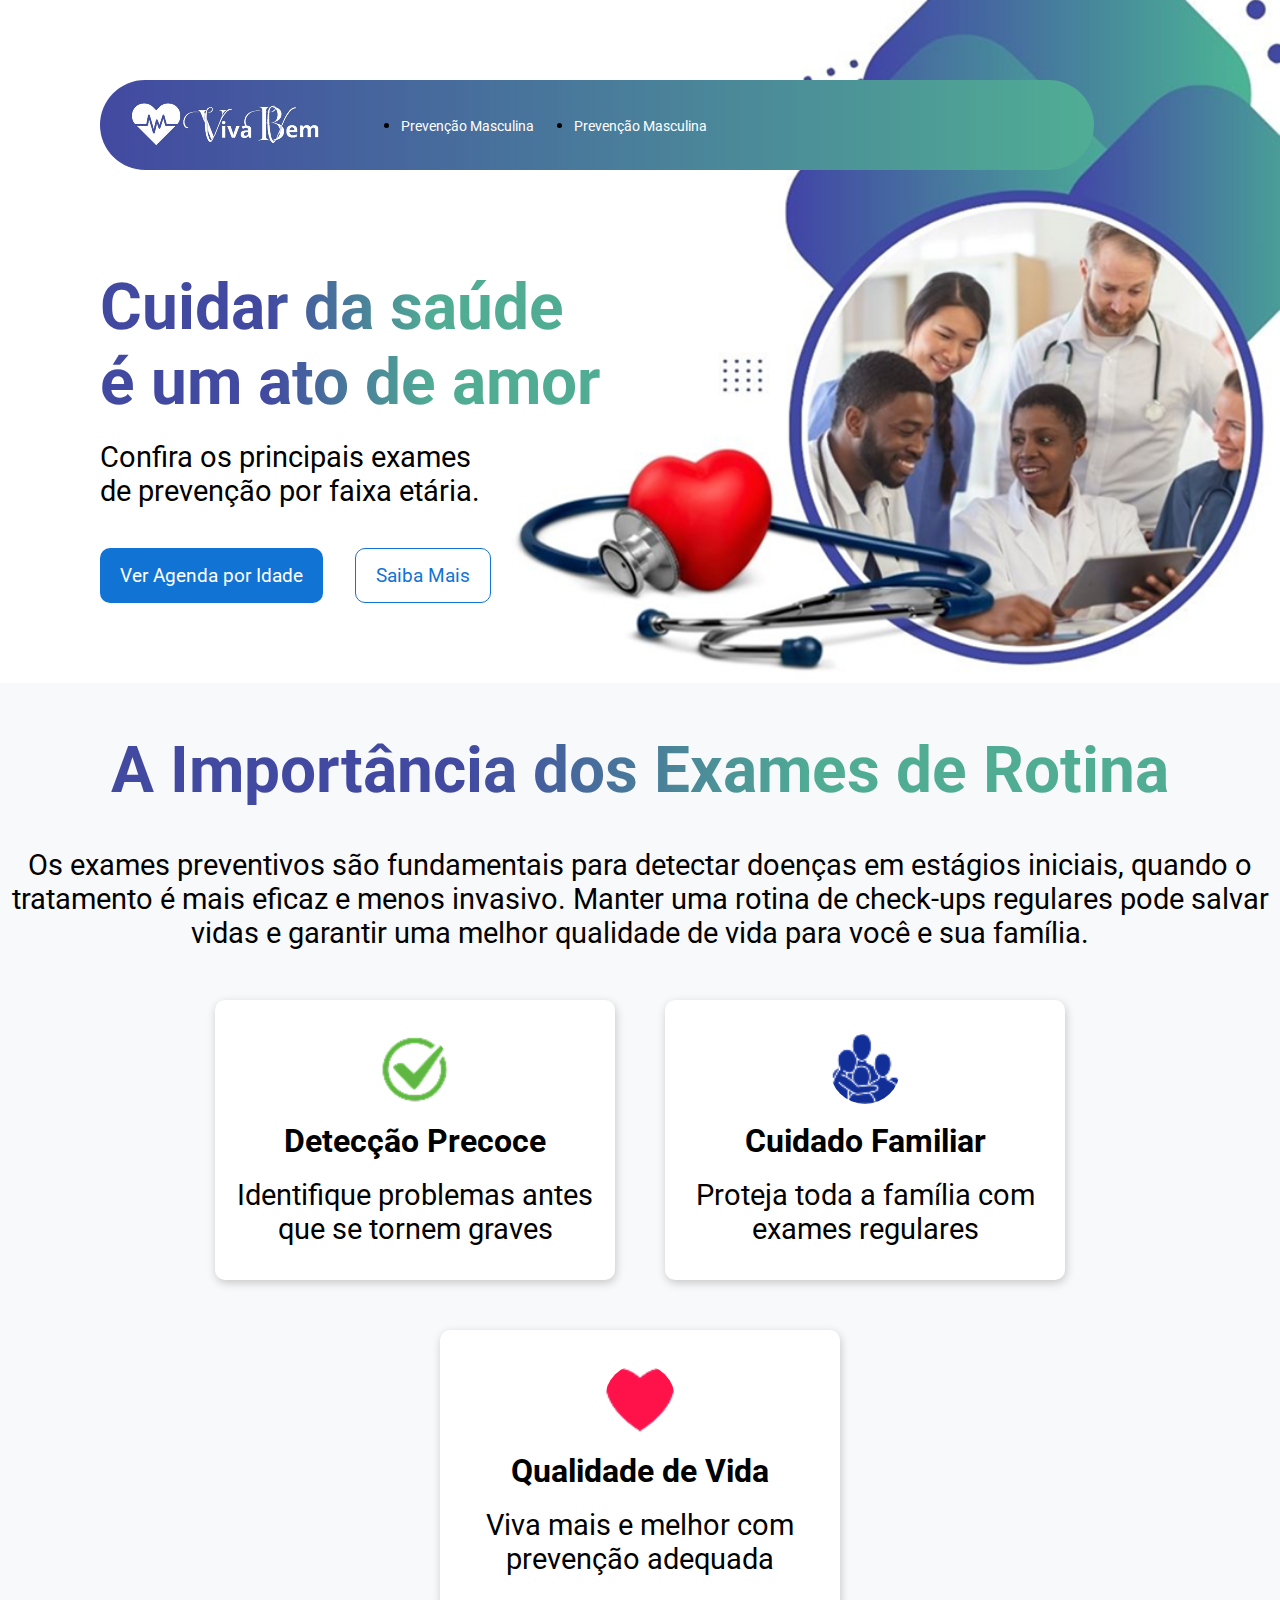
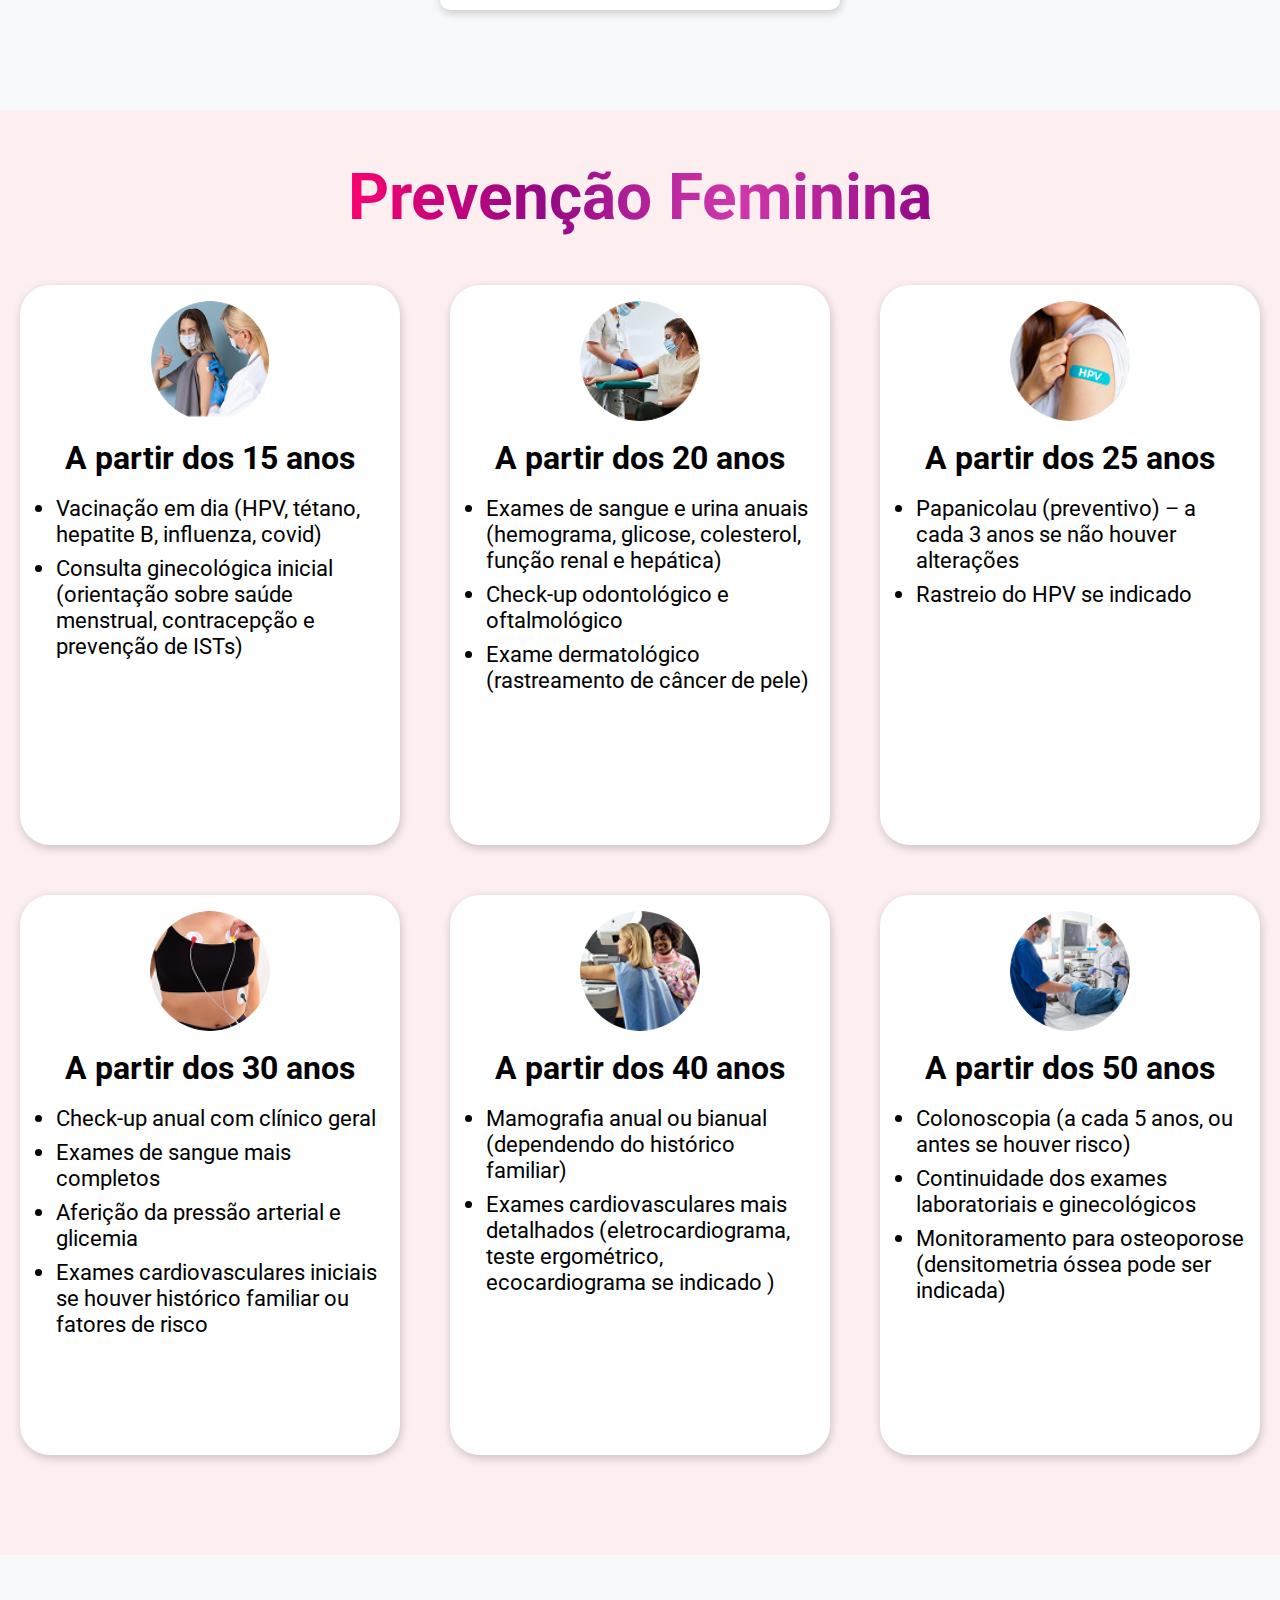
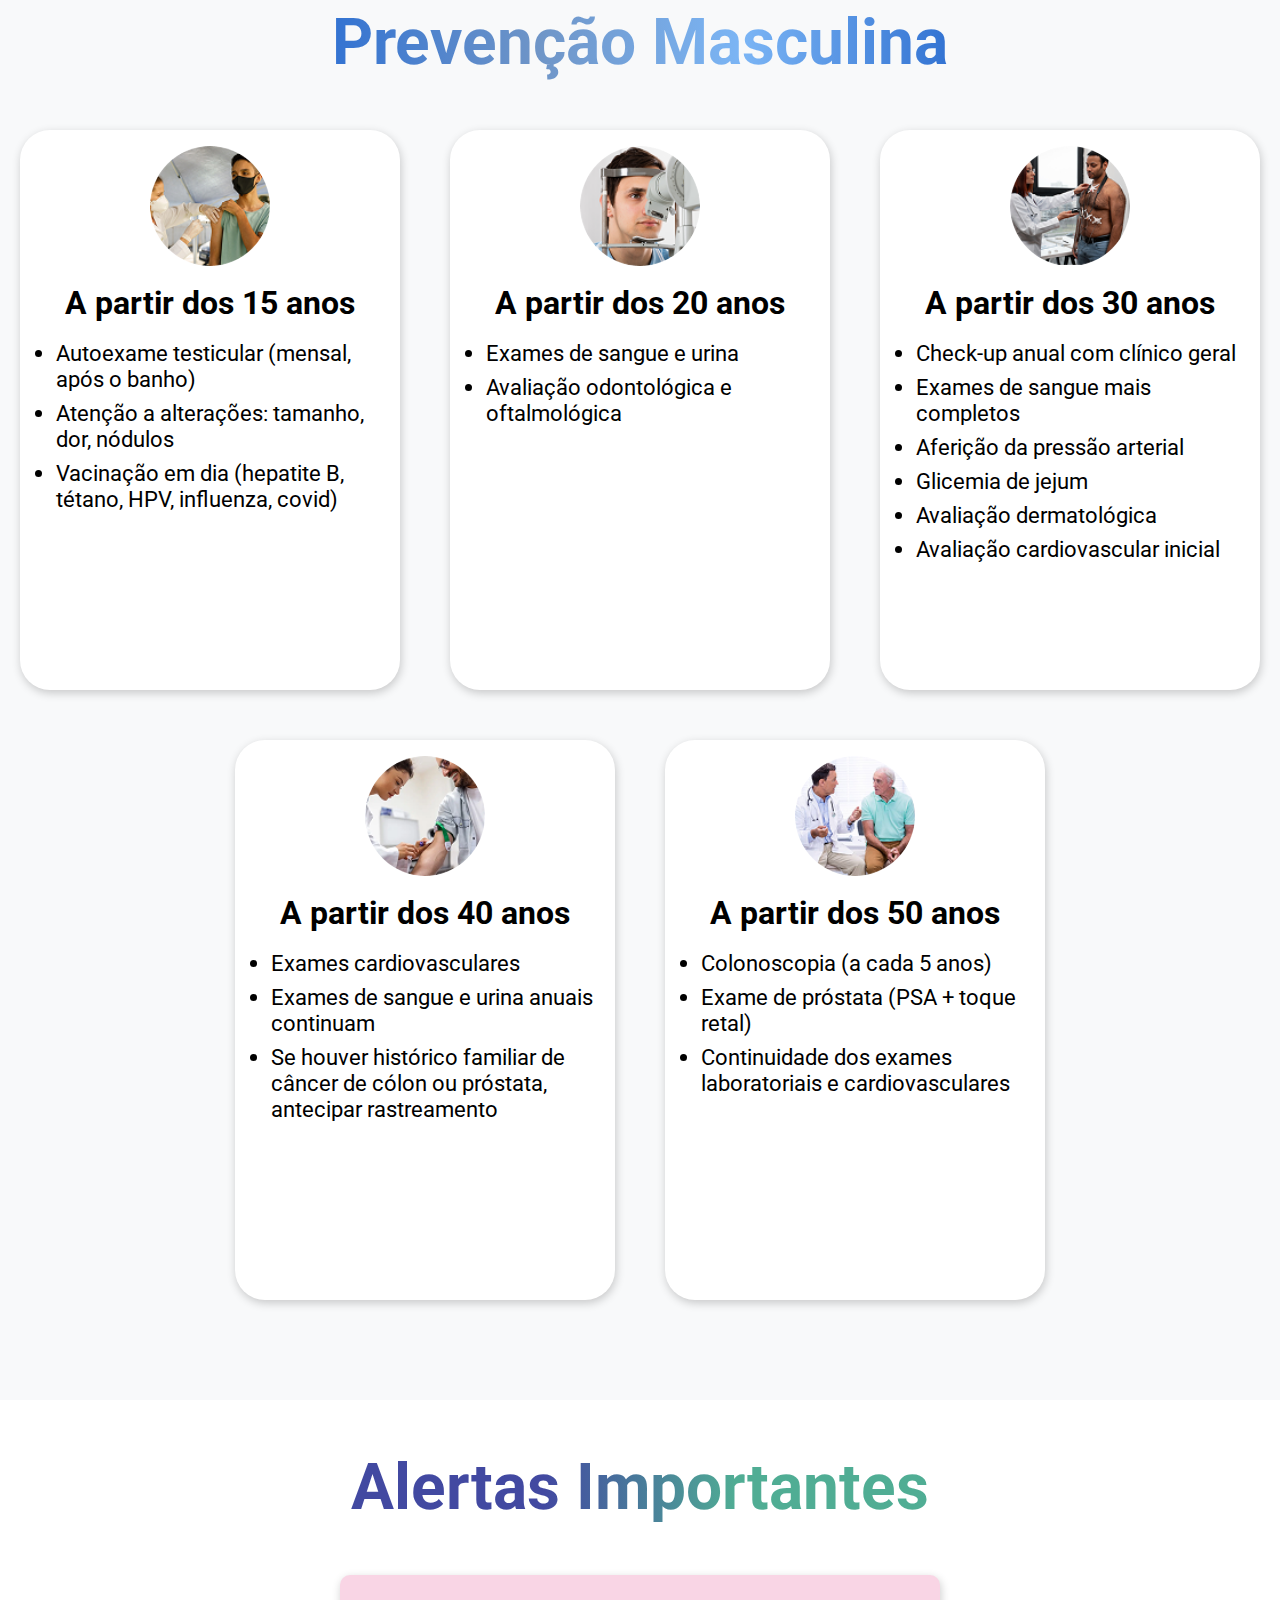
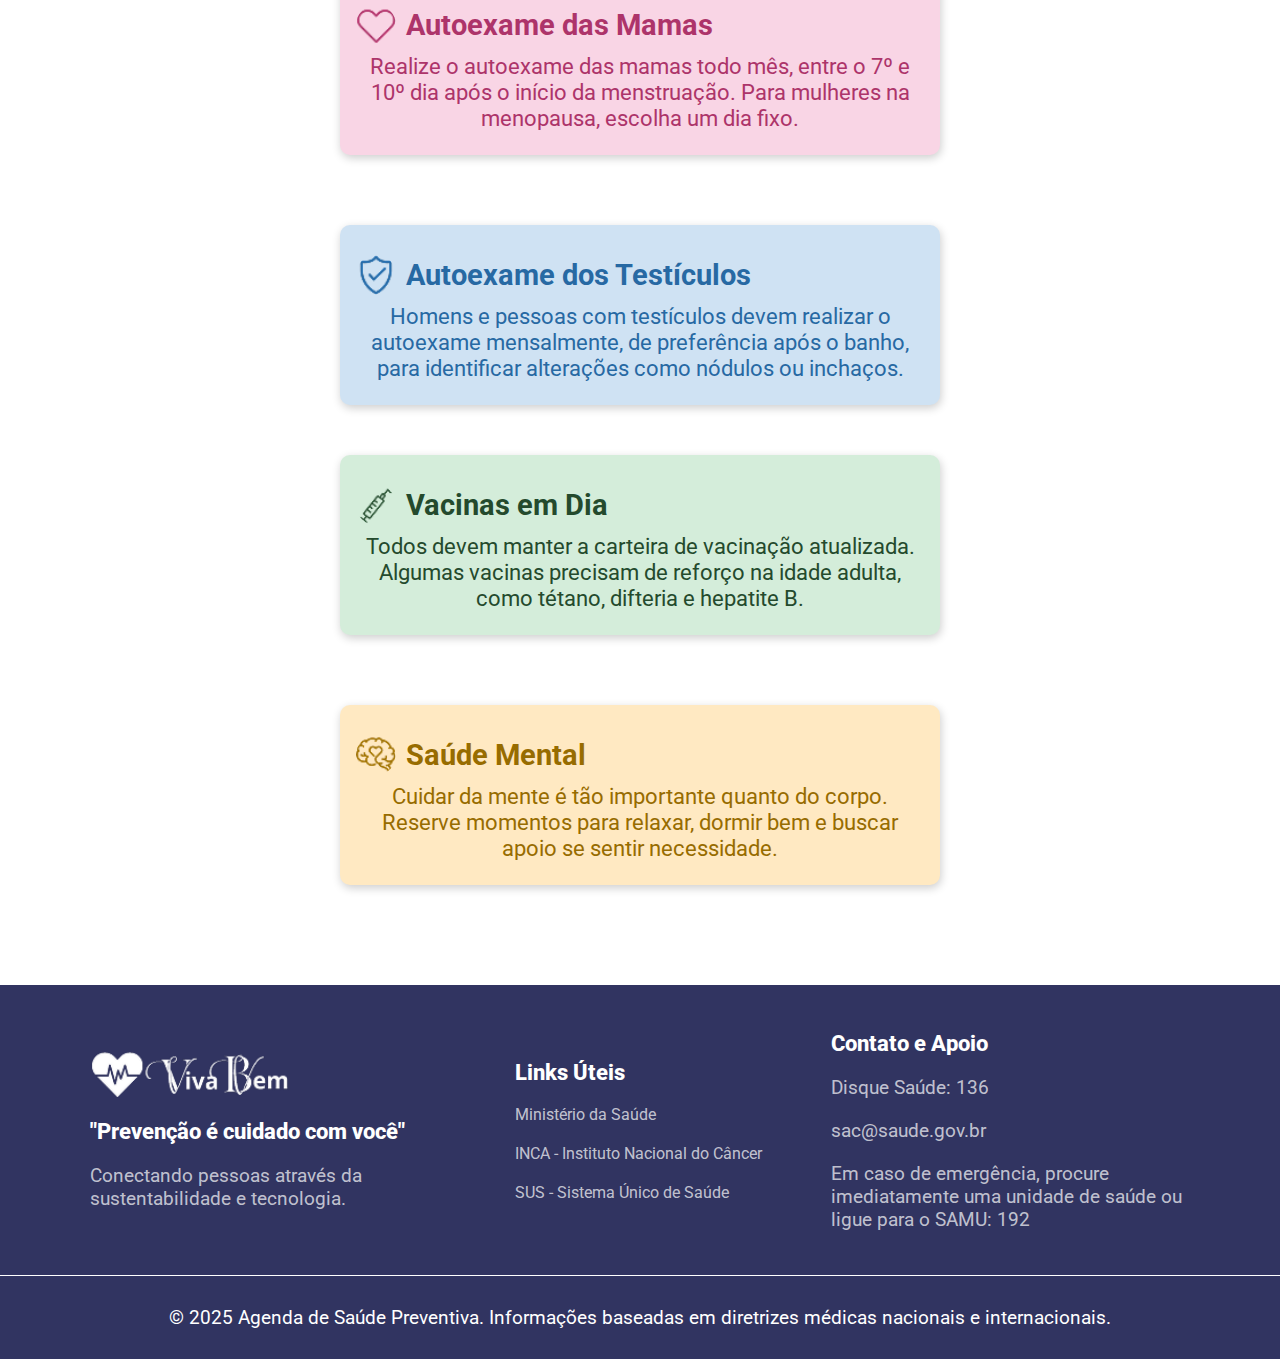
<file: index.html>
<!DOCTYPE html>
<html lang="pt-BR">
<head>
  <meta charset="UTF-8">
  <meta name="viewport" content="width=device-width, initial-scale=1.0">
  <link rel="stylesheet" href="./src/styles/index.css">
  <title>Viva Bem</title>
</head>
<body>
  <header>
    <div class="containner">
      <nav>
        <div>
          <img src="./src/images/LogoVivaBem.png" alt="Logo Viva Bem">
        </div>
        <ul>
          <li><a href="#">Prevenção Masculina</a></li>
          <li><a href="#">Prevenção Masculina</a></li>
        </ul>
      </nav>
      <section class="content">
        <h2>Cuidar da saúde é um ato de amor</h2>
        <p>Confira os principais exames de prevenção por faixa etária.</p>
        <div class="content-btns">
          <button class="btn-agenda">Ver Agenda por Idade</button>
          <button class="btn-plus">Saiba Mais</button>
        </div>
      </section>
    </div>
  </header>
  <main>

    <section class="containner-exames">
      <div class="Text-area">
        <h3>A Importância dos Exames de Rotina</h3>
        <p>
          Os exames preventivos são fundamentais para detectar doenças em estágios iniciais, quando o tratamento é mais eficaz e menos invasivo. Manter uma rotina de check-ups regulares pode salvar vidas e garantir uma melhor qualidade de vida para você e sua família.
        </p>
      </div>
      <div class="cards">
        <div class="card">
          <img src="./src/images/check.png" alt="check-ups">
          <h4>Detecção Precoce</h4>
          <p>Identifique problemas antes que se tornem graves</p>
        </div>
        <div class="card">
          <img src="./src/images/apoioFamilia.png" alt="apoio Familia">
          <h4>Cuidado Familiar</h4>
          <p>Proteja toda a família com exames regulares</p>
        </div>
        <div class="card">
          <img src="./src/images/coração.png" alt="coração">
          <h4>Qualidade de Vida</h4>
          <p>Viva mais e melhor com prevenção adequada</p>
        </div>
      </div>
    </section>

    <section class="preventivos" id="box-femin">
      <h3>Prevenção Feminina</h3>
      <div class="cards">

        <div class="box">
          <div class="card">
            <img src="./src/images/imagemVacina.png" alt="Vacina">
            <h4>A partir dos 15 anos</h4>
            <ul>
              <li>Vacinação em dia (HPV, tétano, hepatite B, influenza, covid)</li>
              <li>
                Consulta ginecológica inicial (orientação sobre saúde menstrual, contracepção e prevenção de ISTs)
              </li>
            </ul>
          </div>
          <div class="card">
            <img src="./src/images/imagemExameDeSangue.png" alt="Exame de Sangue">
            <h4>A partir dos 20 anos</h4>
           <ul>
              <li>Exames de sangue e urina anuais (hemograma, glicose, colesterol, função renal e hepática)</li>
              <li>Check-up odontológico e oftalmológico</li>
              <li>Exame dermatológico (rastreamento de câncer de pele)</li>
            </ul>
          </div>
          <div class="card">
            <img src="./src/images/imagemExameHPV.png" alt="Exame HPV">
            <h4>A partir dos 25 anos</h4>
            <ul>
              <li>Papanicolau (preventivo) – a cada 3 anos se não houver alterações</li>
              <li>Rastreio do HPV se indicado</li>
            </ul>
          </div>
        </div>

        <div class="box">
          <div class="card">
            <img src="./src/images/imagemExameCardiovascular.png" alt="Exame Cardiovascular">
            <h4>A partir dos 30 anos</h4>
            <ul>
              <li>Check-up anual com clínico geral</li>
              <li>Exames de sangue mais completos</li>
              <li>Aferição da pressão arterial e glicemia</li>
              <li>Exames cardiovasculares iniciais se houver histórico familiar ou fatores de risco</li>
            </ul>
          </div>
          <div class="card">
            <img src="./src/images/imagemMamografia.png" alt="Mamografia">
            <h4>A partir dos 40 anos</h4>
            <ul>
              <li>Mamografia anual ou bianual (dependendo do histórico familiar)</li>
              <li>
                Exames cardiovasculares mais detalhados (eletrocardiograma, teste ergométrico, ecocardiograma se indicado
                )</li>
            </ul>
          </div>
          <div class="card">
            <img src="./src/images/imagemColonoscopia.png" alt="Colonoscopia">
            <h4>A partir dos 50 anos</h4>
            <ul>
              <li>Colonoscopia (a cada 5 anos, ou antes se houver risco)</li>
              <li>Continuidade dos exames laboratoriais e ginecológicos</li>
              <li>Monitoramento para osteoporose (densitometria óssea pode ser indicada)</li>
            </ul>
          </div>
        </div>
      </div>
    </section>

     <section class="preventivos " id="box-masc">
      <h3 class="text-masc">Prevenção Masculina</h3>
      <div class="cards">

        <div class="box">
          <div class="card">
            <img src="./src/images/adolescente-tomando-vacina-vacina-adolescente-vacinacao-1629490627577_v2_1x1 2.png" alt="adolescente tomando vacina">
            <h4>A partir dos 15 anos</h4>
            <ul>
              <li>Autoexame testicular (mensal, após o banho)</li>
              <li> Atenção a alterações: tamanho, dor, nódulos</li>
              <li>Vacinação em dia (hepatite B, tétano, HPV, influenza, covid)</li>
            </ul>
          </div>
          <div class="card">
            <img src="./src/images/exameOftamologico.png" alt="Exame oftamologico">
            <h4>A partir dos 20 anos</h4>
           <ul>
              <li>Exames de sangue e urina</li>
              <li>Avaliação odontológica e oftalmológica</li>
            </ul>
          </div>
          <div class="card">
            <img src="./src/images/exameCardiovasculasHomem.png" alt="Exame cardiovascular">
            <h4>A partir dos 30 anos</h4>
            <ul>
              <li>Check-up anual com clínico geral</li>
              <li>Exames de sangue mais completos</li>
              <li>Aferição da pressão arterial</li>
              <li>Glicemia de jejum </li>
              <li>Avaliação dermatológica</li>
              <li>Avaliação cardiovascular inicial </li>
            </ul>
          </div>
        </div>

        <div class="box">
          <div class="card">
            <img src="./src/images/exameDeAangueHomem.png" alt="exame de sangue">
            <h4>A partir dos 40 anos</h4>
            <ul>
              <li>Exames cardiovasculares</li>
              <li>Exames de sangue e urina anuais continuam</li>
              <li>Se houver histórico familiar de câncer de cólon ou próstata, antecipar rastreamento</li>
            </ul>
          </div>
          <div class="card">
            <img src="./src/images/consultaDe HomemDe50Anos.png" alt="Homem de 50 anos">
            <h4>A partir dos 50 anos</h4>
            <ul>
              <li>Colonoscopia (a cada 5 anos)</li>
              <li>Exame de próstata (PSA + toque retal)</li>
              <li>Continuidade dos exames laboratoriais e cardiovasculares</li>
            </ul>
          </div>
        </div>
      </div>
    </section>

    <section class="box-alert">
      <h3 class="title">Alertas Importantes</h3>
      <div class="cards">
        <div class="box">
          <div class="card-text card-rosa">
            <div class="box-img">
              <img src="./src/images//iconCoração.png" alt="">
              <h4>Autoexame das Mamas</h4>
            </div>
            <p>
              Realize o autoexame das mamas todo mês, entre o 7º e 10º dia após o início da menstruação. Para mulheres na menopausa, escolha um dia fixo.
            </p>
          </div>

          <div class="card-text card-azul">
            <div class="box-img">
              <img src="./src/images/iconEscudo.png" alt="">
              <h4>Autoexame dos Testículos</h4>
            </div>
            <p>
              Homens e pessoas com testículos devem realizar o autoexame mensalmente, de preferência após o banho, para identificar alterações como nódulos ou inchaços.
            </p>
          </div>
        </div>
        
        <div class="box">
          <div class="card-text card-verde">
            <div class="box-img">
              <img src="./src/images/iconVacina.png" alt="">
              <h4>Vacinas em Dia</h4>
            </div>
            <p>
              Todos devem manter a carteira de vacinação atualizada. Algumas vacinas precisam de reforço na idade adulta, como tétano, difteria e hepatite B.
            </p>
           </div>

            <div class="card-text card-amarelo">
              <div class="box-img">
                <img src="./src/images/iconCerebro.png" alt="">
                <h4>Saúde Mental</h4>
              </div>
              <p>
                Cuidar da mente é tão importante quanto do corpo. Reserve momentos para relaxar, dormir bem e buscar apoio se sentir necessidade.
              </p>
            </div>
        </div>
      </div>
    </section>
  </main>
  <footer>
    <section>
       <div>
          <img src="./src/images/LogoVivaBem.png" alt="Logo Viva Bem">
          <h4>"Prevenção é cuidado com você"</h4>
          <p>Conectando pessoas através da sustentabilidade e tecnologia.</p>
       </div>
       <div>
          <h4>Links Úteis</h4>
          <a>Ministério da Saúde</a>
          <a>INCA - Instituto Nacional do Câncer</a>
          <a>SUS - Sistema Único de Saúde</a>
       </div>
       <div>
          <h4>Contato e Apoio</h4>
          <p>Disque Saúde: 136</p>
          <p>sac@saude.gov.br</p>
          <p >Em caso de emergência, procure imediatamente uma unidade de saúde ou ligue para o SAMU: 192</p>
       </div>
    </section>
    <p class="copy">© 2025 Agenda de Saúde Preventiva. Informações baseadas em diretrizes médicas nacionais e internacionais. </p>
  </footer>
</body>
</html>
</file>
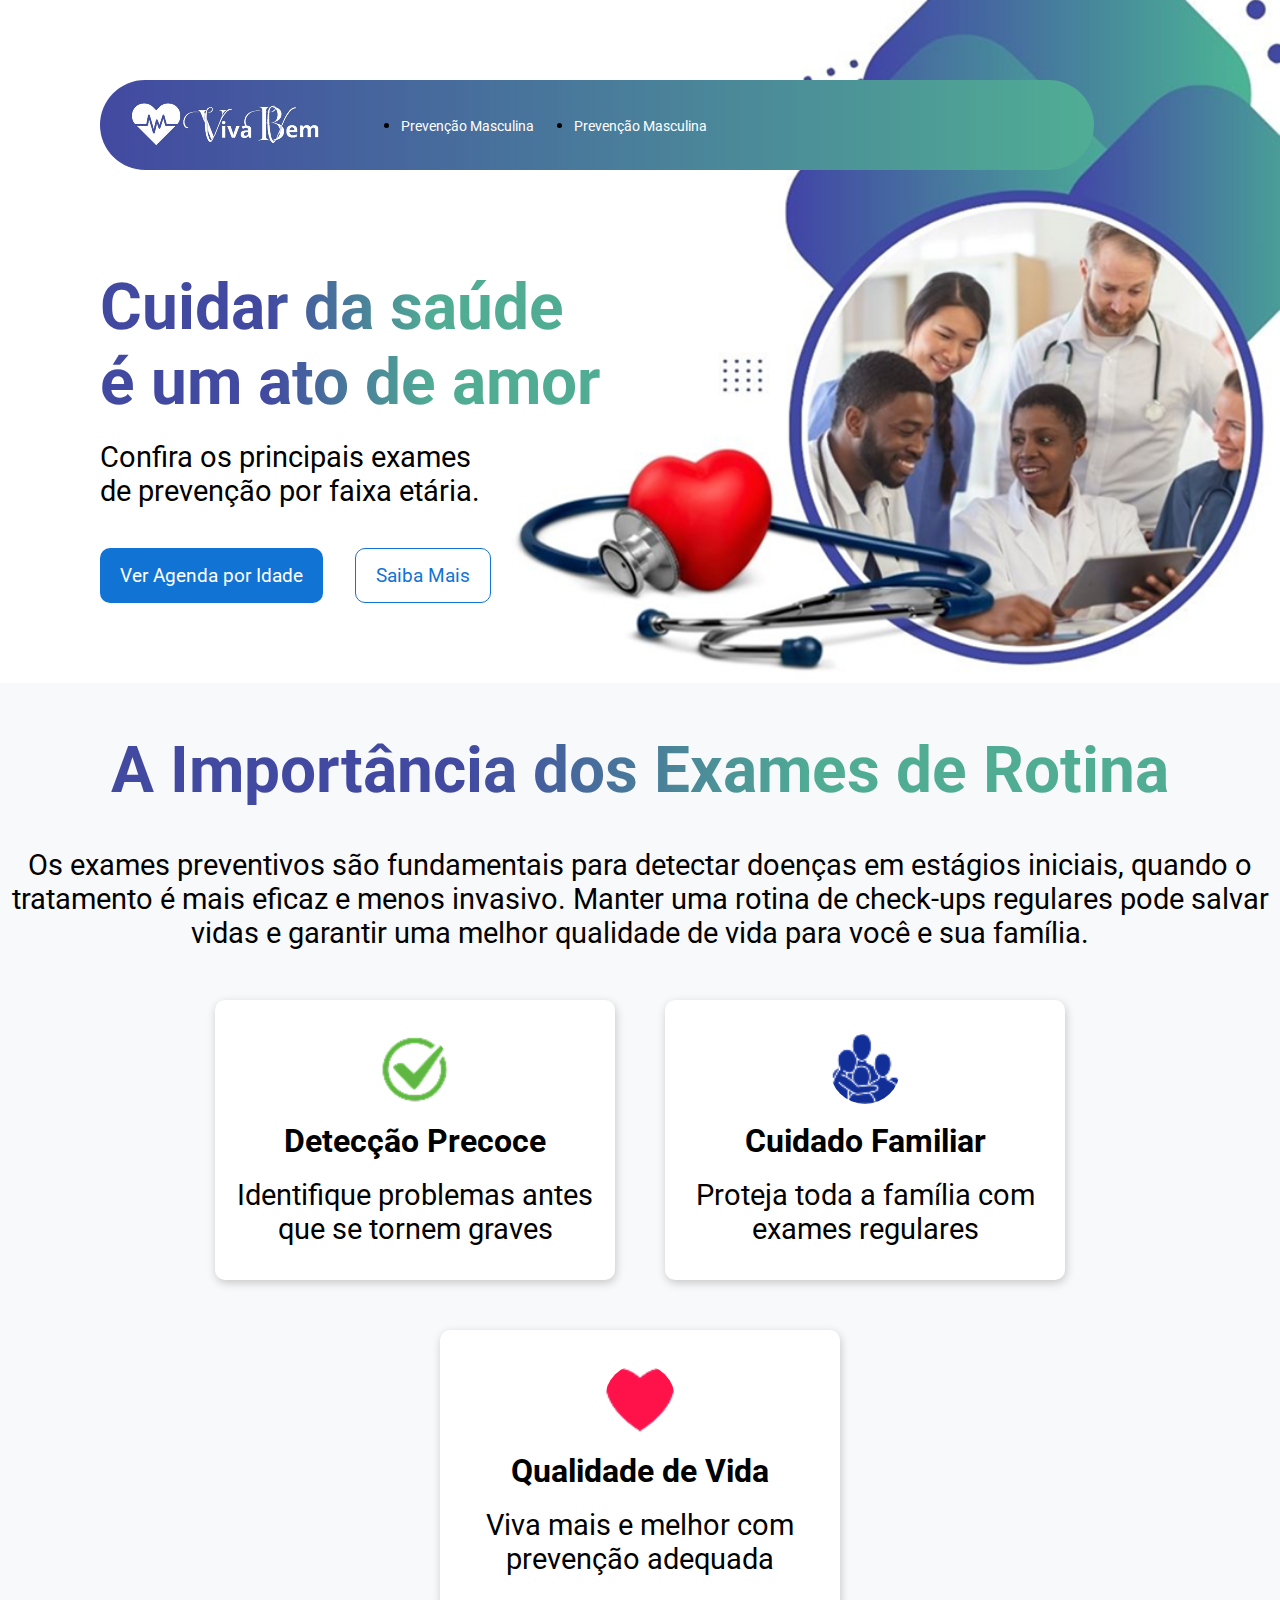
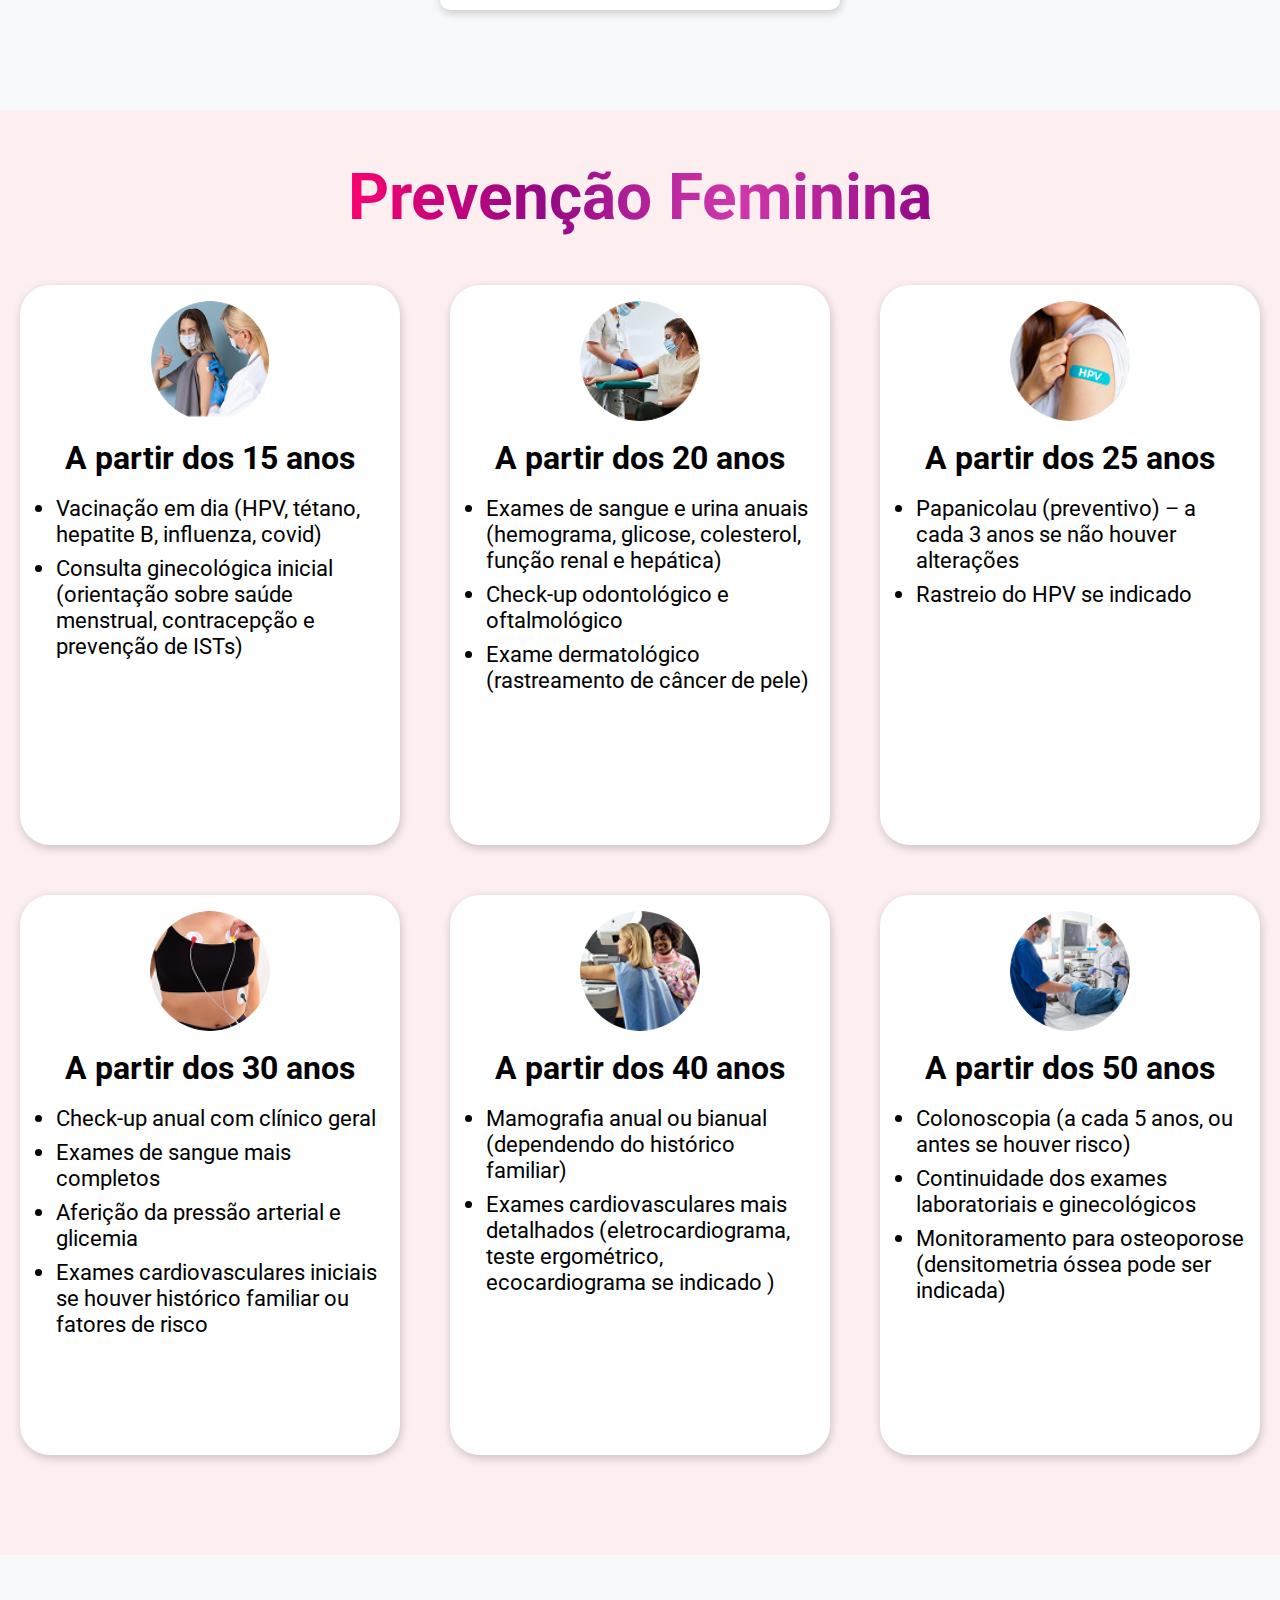
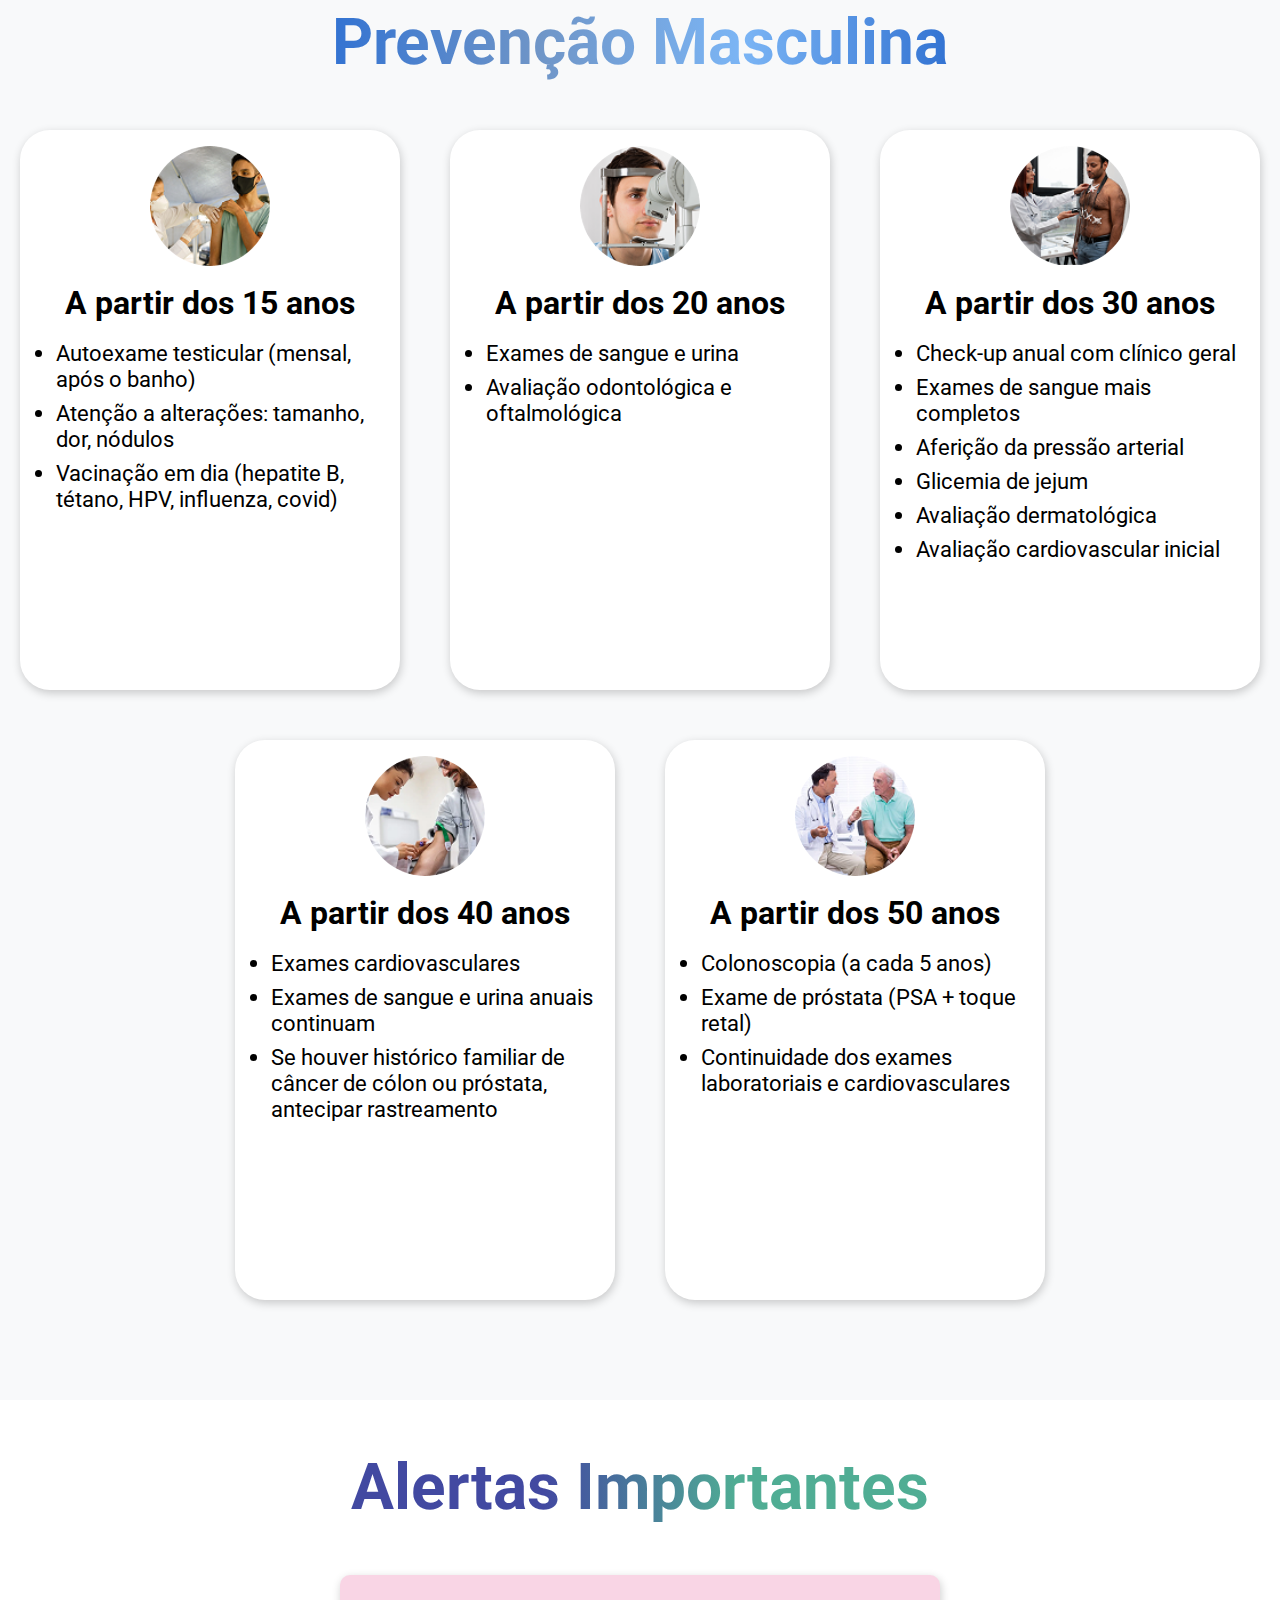
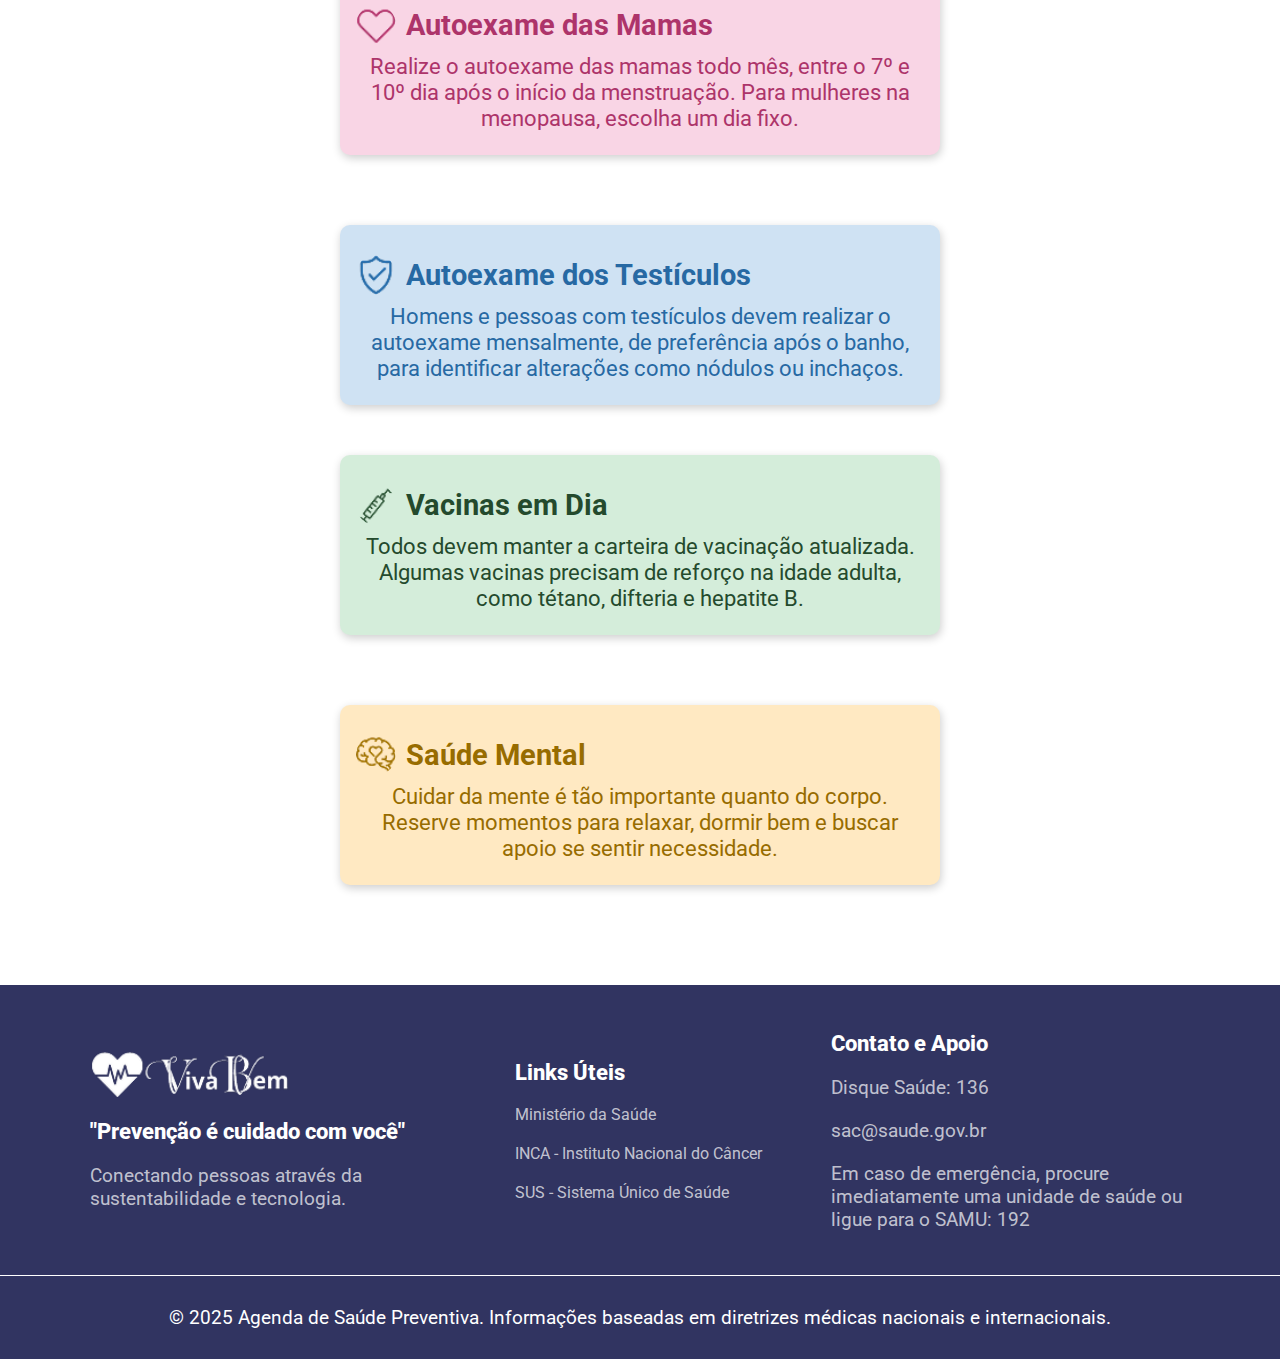
<file: src/pages/index.html>
<!DOCTYPE html>
<html lang="pt-BR">
<head>
  <meta charset="UTF-8">
  <meta name="viewport" content="width=device-width, initial-scale=1.0">
  <link rel="stylesheet" href="../styles/index.css">
  <title>Viva Bem</title>
</head>
<body>
  <header>
    <div class="containner">
      <nav>
        <div>
          <img src="../images/LogoVivaBem.png" alt="Logo Viva Bem">
        </div>
        <ul>
          <li><a href="#">Prevenção Masculina</a></li>
          <li><a href="#">Prevenção Masculina</a></li>
        </ul>
      </nav>
      <section class="content">
        <h2>Cuidar da saúde é um ato de amor</h2>
        <p>Confira os principais exames de prevenção por faixa etária.</p>
        <div class="content-btns">
          <button class="btn-agenda">Ver Agenda por Idade</button>
          <button class="btn-plus">Saiba Mais</button>
        </div>
      </section>
    </div>
  </header>
  <main>

    <section class="containner-exames">
      <div class="Text-area">
        <h3>A Importância dos Exames de Rotina</h3>
        <p>
          Os exames preventivos são fundamentais para detectar doenças em estágios iniciais, quando o tratamento é mais eficaz e menos invasivo. Manter uma rotina de check-ups regulares pode salvar vidas e garantir uma melhor qualidade de vida para você e sua família.
        </p>
      </div>
      <div class="cards">
        <div class="card">
          <img src="../images/check.png" alt="check-ups">
          <h4>Detecção Precoce</h4>
          <p>Identifique problemas antes que se tornem graves</p>
        </div>
        <div class="card">
          <img src="../images/apoioFamilia.png" alt="apoio Familia">
          <h4>Cuidado Familiar</h4>
          <p>Proteja toda a família com exames regulares</p>
        </div>
        <div class="card">
          <img src="../images/coração.png" alt="coração">
          <h4>Qualidade de Vida</h4>
          <p>Viva mais e melhor com prevenção adequada</p>
        </div>
      </div>
    </section>

    <section class="preventivos" id="box-femin">
      <h3>Prevenção Feminina</h3>
      <div class="cards">

        <div class="box">
          <div class="card">
            <img src="../images/imagemVacina.png" alt="Vacina">
            <h4>A partir dos 15 anos</h4>
            <ul>
              <li>Vacinação em dia (HPV, tétano, hepatite B, influenza, covid)</li>
              <li>
                Consulta ginecológica inicial (orientação sobre saúde menstrual, contracepção e prevenção de ISTs)
              </li>
            </ul>
          </div>
          <div class="card">
            <img src="../images/imagemExameDeSangue.png" alt="Exame de Sangue">
            <h4>A partir dos 20 anos</h4>
           <ul>
              <li>Exames de sangue e urina anuais (hemograma, glicose, colesterol, função renal e hepática)</li>
              <li>Check-up odontológico e oftalmológico</li>
              <li>Exame dermatológico (rastreamento de câncer de pele)</li>
            </ul>
          </div>
          <div class="card">
            <img src="../images/imagemExameHPV.png" alt="Exame HPV">
            <h4>A partir dos 25 anos</h4>
            <ul>
              <li>Papanicolau (preventivo) – a cada 3 anos se não houver alterações</li>
              <li>Rastreio do HPV se indicado</li>
            </ul>
          </div>
        </div>

        <div class="box">
          <div class="card">
            <img src="../images/imagemExameCardiovascular.png" alt="Exame Cardiovascular">
            <h4>A partir dos 30 anos</h4>
            <ul>
              <li>Check-up anual com clínico geral</li>
              <li>Exames de sangue mais completos</li>
              <li>Aferição da pressão arterial e glicemia</li>
              <li>Exames cardiovasculares iniciais se houver histórico familiar ou fatores de risco</li>
            </ul>
          </div>
          <div class="card">
            <img src="../images/imagemMamografia.png" alt="Mamografia">
            <h4>A partir dos 40 anos</h4>
            <ul>
              <li>Mamografia anual ou bianual (dependendo do histórico familiar)</li>
              <li>
                Exames cardiovasculares mais detalhados (eletrocardiograma, teste ergométrico, ecocardiograma se indicado
                )</li>
            </ul>
          </div>
          <div class="card">
            <img src="../images/imagemColonoscopia.png" alt="Colonoscopia">
            <h4>A partir dos 50 anos</h4>
            <ul>
              <li>Colonoscopia (a cada 5 anos, ou antes se houver risco)</li>
              <li>Continuidade dos exames laboratoriais e ginecológicos</li>
              <li>Monitoramento para osteoporose (densitometria óssea pode ser indicada)</li>
            </ul>
          </div>
        </div>
      </div>
    </section>

     <section class="preventivos " id="box-masc">
      <h3 class="text-masc">Prevenção Masculina</h3>
      <div class="cards">

        <div class="box">
          <div class="card">
            <img src="../images/adolescente-tomando-vacina-vacina-adolescente-vacinacao-1629490627577_v2_1x1 2.png" alt="adolescente tomando vacina">
            <h4>A partir dos 15 anos</h4>
            <ul>
              <li>Autoexame testicular (mensal, após o banho)</li>
              <li> Atenção a alterações: tamanho, dor, nódulos</li>
              <li>Vacinação em dia (hepatite B, tétano, HPV, influenza, covid)</li>
            </ul>
          </div>
          <div class="card">
            <img src="../images/exameOftamologico.png" alt="Exame oftamologico">
            <h4>A partir dos 20 anos</h4>
           <ul>
              <li>Exames de sangue e urina</li>
              <li>Avaliação odontológica e oftalmológica</li>
            </ul>
          </div>
          <div class="card">
            <img src="../images/exameCardiovasculasHomem.png" alt="Exame cardiovascular">
            <h4>A partir dos 30 anos</h4>
            <ul>
              <li>Check-up anual com clínico geral</li>
              <li>Exames de sangue mais completos</li>
              <li>Aferição da pressão arterial</li>
              <li>Glicemia de jejum </li>
              <li>Avaliação dermatológica</li>
              <li>Avaliação cardiovascular inicial </li>
            </ul>
          </div>
        </div>

        <div class="box">
          <div class="card">
            <img src="../images/exameDeAangueHomem.png" alt="exame de sangue">
            <h4>A partir dos 40 anos</h4>
            <ul>
              <li>Exames cardiovasculares</li>
              <li>Exames de sangue e urina anuais continuam</li>
              <li>Se houver histórico familiar de câncer de cólon ou próstata, antecipar rastreamento</li>
            </ul>
          </div>
          <div class="card">
            <img src="../images/consultaDe HomemDe50Anos.png" alt="Homem de 50 anos">
            <h4>A partir dos 50 anos</h4>
            <ul>
              <li>Colonoscopia (a cada 5 anos)</li>
              <li>Exame de próstata (PSA + toque retal)</li>
              <li>Continuidade dos exames laboratoriais e cardiovasculares</li>
            </ul>
          </div>
        </div>
      </div>
    </section>

    <section class="box-alert">
      <h3 class="title">Alertas Importantes</h3>
      <div class="cards">
        <div class="box">
          <div class="card-text card-rosa">
            <div class="box-img">
              <img src="../images//iconCoração.png" alt="">
              <h4>Autoexame das Mamas</h4>
            </div>
            <p>
              Realize o autoexame das mamas todo mês, entre o 7º e 10º dia após o início da menstruação. Para mulheres na menopausa, escolha um dia fixo.
            </p>
          </div>

          <div class="card-text card-azul">
            <div class="box-img">
              <img src="../images/iconEscudo.png" alt="">
              <h4>Autoexame dos Testículos</h4>
            </div>
            <p>
              Homens e pessoas com testículos devem realizar o autoexame mensalmente, de preferência após o banho, para identificar alterações como nódulos ou inchaços.
            </p>
          </div>
        </div>
        
        <div class="box">
          <div class="card-text card-verde">
            <div class="box-img">
              <img src="../images/iconVacina.png" alt="">
              <h4>Vacinas em Dia</h4>
            </div>
            <p>
              Todos devem manter a carteira de vacinação atualizada. Algumas vacinas precisam de reforço na idade adulta, como tétano, difteria e hepatite B.
            </p>
           </div>

            <div class="card-text card-amarelo">
              <div class="box-img">
                <img src="../images/iconCerebro.png" alt="">
                <h4>Saúde Mental</h4>
              </div>
              <p>
                Cuidar da mente é tão importante quanto do corpo. Reserve momentos para relaxar, dormir bem e buscar apoio se sentir necessidade.
              </p>
            </div>
        </div>
      </div>
    </section>
  </main>
  <footer>
    <section>
       <div>
          <img src="../images/LogoVivaBem.png" alt="Logo Viva Bem">
          <h4>"Prevenção é cuidado com você"</h4>
          <p>Conectando pessoas através da sustentabilidade e tecnologia.</p>
       </div>
       <div>
          <h4>Links Úteis</h4>
          <a>Ministério da Saúde</a>
          <a>INCA - Instituto Nacional do Câncer</a>
          <a>SUS - Sistema Único de Saúde</a>
       </div>
       <div>
          <h4>Contato e Apoio</h4>
          <p>Disque Saúde: 136</p>
          <p>sac@saude.gov.br</p>
          <p >Em caso de emergência, procure imediatamente uma unidade de saúde ou ligue para o SAMU: 192</p>
       </div>
    </section>
    <p class="copy">© 2025 Agenda de Saúde Preventiva. Informações baseadas em diretrizes médicas nacionais e internacionais.</p>
  </footer>
</body>
</html>
</file>
<file: src/styles/index.css>
@import url("https://fonts.googleapis.com/css2?family=Roboto:ital,wght@0,100..900;1,100..900&display=swap");
* {
  margin: 0;
  padding: 0;
  box-sizing: border-box;
  -webkit-user-select: none;
  -moz-user-select: none;
  user-select: none;
  text-decoration: none;
  font-family: "Roboto", sans-serif;
}

header {
  display: flex;
  width: 100%;
  height: auto;
  background: url("../images/bannerHeader.png") no-repeat right/cover;
  padding: 80px 100px;
}
@media (max-width: 1110px) {
  header {
    justify-content: center;
    background: none;
    padding: 50px 10px;
  }
}
@media (max-width: 750px) {
  header {
    padding: 20px 10px;
  }
}
header .containner {
  width: 92%;
}
@media (max-width: 750px) {
  header .containner {
    width: 100%;
  }
}
header .containner nav {
  display: flex;
  align-items: center;
  min-height: 10vh;
  border-radius: 50px;
  background: linear-gradient(to right, #4249a1, #50ad94);
  padding: 0px 60px;
}
@media (max-width: 1400px) {
  header .containner nav {
    padding: 0px 30px;
  }
}
@media (max-width: 750px) {
  header .containner nav {
    padding: 0px 20px;
  }
}
@media (max-width: 400px) {
  header .containner nav {
    padding: 0px 30px;
  }
}
header .containner nav div {
  flex: 1;
}
@media (max-width: 750px) {
  header .containner nav div img {
    height: 25px;
  }
}
@media (max-width: 530px) {
  header .containner nav div img {
    height: 20px;
  }
}
@media (max-width: 416px) {
  header .containner nav div img {
    height: 30px;
  }
}
@media (max-width: 375px) {
  header .containner nav div img {
    height: 20px;
  }
}
header .containner nav ul {
  flex: 2;
  display: flex;
  gap: 2.5rem;
}
@media (max-width: 1400px) {
  header .containner nav ul {
    flex: 3;
    padding-left: 50px;
  }
}
@media (max-width: 750px) {
  header .containner nav ul {
    gap: 1.5rem;
  }
}
@media (max-width: 530px) {
  header .containner nav ul {
    gap: 1rem;
    padding-left: 5px;
  }
}
@media (max-width: 416px) {
  header .containner nav ul {
    flex-direction: column;
    gap: 0.3rem;
    text-align: center;
  }
}
header .containner nav ul a {
  color: #fff;
  font-size: 1.6rem;
}
@media (max-width: 1400px) {
  header .containner nav ul a {
    font-size: 0.9rem;
  }
}
@media (max-width: 452px) {
  header .containner nav ul a {
    font-size: 0.8rem;
  }
}
@media (max-width: 416px) {
  header .containner nav ul a {
    font-size: 0.9rem;
  }
}
header .containner .content {
  padding-top: 100px;
}
@media (max-width: 1110px) {
  header .containner .content {
    display: flex;
    justify-content: center;
    align-items: center;
    flex-direction: column;
    padding-top: 40px;
  }
}
header .containner .content h2 {
  width: 750px;
  font-size: 4rem;
  background: linear-gradient(to right, #4249a1, #4249a1, #50ad94, #50ad94);
  -webkit-background-clip: text;
  -webkit-text-fill-color: transparent;
}
@media (max-width: 1400px) {
  header .containner .content h2 {
    width: 500px;
    font-size: 4rem;
  }
}
@media (max-width: 1110px) {
  header .containner .content h2 {
    font-size: 3rem;
    width: auto;
    text-align: center;
    padding: 0px 20px;
  }
}
@media (max-width: 375px) {
  header .containner .content h2 {
    font-size: 2.2rem;
  }
}
header .containner .content p {
  width: 600px;
  font-size: 2.5rem;
  padding: 20px 0px;
}
@media (max-width: 1400px) {
  header .containner .content p {
    width: 400px;
    font-size: 1.8rem;
  }
}
@media (max-width: 1110px) {
  header .containner .content p {
    width: 350px;
    font-size: 1.6rem;
    text-align: center;
  }
}
@media (max-width: 375px) {
  header .containner .content p {
    width: 300px;
    font-size: 1.4rem;
  }
}
header .containner .content .content-btns {
  display: flex;
  gap: 2rem;
  padding-top: 30px;
}
@media (max-width: 1400px) {
  header .containner .content .content-btns {
    padding-top: 20px;
  }
}
@media (max-width: 1250px) {
  header .containner .content .content-btns {
    flex-direction: column;
    width: 250px;
  }
}
@media (max-width: 1110px) {
  header .containner .content .content-btns {
    width: auto;
    gap: 1rem;
    flex-direction: row;
  }
}
@media (max-width: 400px) {
  header .containner .content .content-btns {
    flex-direction: column;
    align-items: center;
  }
}
header .containner .content .content-btns .btn-agenda,
header .containner .content .content-btns .btn-plus {
  padding: 15px 60px;
  border-radius: 10px;
  border: none;
  font-size: 1.2rem;
  cursor: pointer;
}
@media (max-width: 1400px) {
  header .containner .content .content-btns .btn-agenda,
  header .containner .content .content-btns .btn-plus {
    padding: 15px 20px;
  }
}
@media (max-width: 530px) {
  header .containner .content .content-btns .btn-agenda,
  header .containner .content .content-btns .btn-plus {
    font-size: 1rem;
  }
}
header .containner .content .content-btns .btn-agenda {
  background-color: #1173d4;
  color: #fff;
}
header .containner .content .content-btns .btn-plus {
  background-color: #fff;
  color: #1173d4;
  border: solid 1px #1173d4;
}

.containner-exames {
  background-color: #f8f9fa;
  display: flex;
  flex-direction: column;
  align-items: center;
  justify-content: none;
  padding: 50px 10px;
  gap: none;
  flex-wrap: none;
}
.containner-exames .Text-area {
  display: flex;
  flex-direction: column;
  align-items: center;
  justify-content: none;
  padding: none;
  gap: 40px;
  flex-wrap: none;
}
.containner-exames .Text-area h3 {
  text-align: center;
  width: "auto";
  font-size: 4.5rem;
  background: linear-gradient(to right, #4249a1, #4249a1, #50ad94, #50ad94);
  -webkit-background-clip: text;
  -webkit-text-fill-color: transparent;
}
@media (max-width: 1400px) {
  .containner-exames .Text-area h3 {
    width: auto;
    font-size: 4rem;
  }
}
@media (max-width: 1110px) {
  .containner-exames .Text-area h3 {
    font-size: 3rem;
    width: auto;
    text-align: center;
    padding: 0px 20px;
  }
}
@media (max-width: 375px) {
  .containner-exames .Text-area h3 {
    font-size: 2.2rem;
  }
}
.containner-exames .Text-area p {
  width: "auto";
  font-size: 1.7rem;
  width: 70%;
  text-align: center;
}
@media (max-width: 1400px) {
  .containner-exames .Text-area p {
    width: auto;
    font-size: 1.8rem;
  }
}
@media (max-width: 1110px) {
  .containner-exames .Text-area p {
    width: auto;
    font-size: 1.6rem;
    text-align: center;
  }
}
@media (max-width: 375px) {
  .containner-exames .Text-area p {
    width: auto;
    font-size: 1.4rem;
  }
}
.containner-exames .cards {
  width: 100%;
  display: flex;
  flex-direction: none;
  align-items: center;
  justify-content: center;
  padding: 50px 10px;
  gap: 50px;
  flex-wrap: wrap;
}
.containner-exames .cards .card {
  display: flex;
  flex-direction: column;
  align-items: center;
  justify-content: center;
  gap: 0.5rem;
  border-radius: 10px;
  height: 280px;
  width: 400px;
  padding: 1rem;
  box-shadow: 1px 3px 10px rgba(0, 0, 0, 0.2);
  background-color: #ffffff;
}
@media (max-width: 480px) {
  .containner-exames .cards .card {
    width: 100%;
    height: auto;
    padding: 1rem 1rem 3rem;
  }
}
.containner-exames .cards .card ul {
  display: flex;
  flex-direction: column;
  gap: 0.5rem;
  list-style: disc;
  padding-left: 20px;
  font-size: 1.4rem;
}
.containner-exames .cards .card img {
  height: 70px;
  -o-object-fit: cover;
  object-fit: cover;
  border-radius: 50%;
}
.containner-exames .cards .card h4 {
  font-size: 2rem;
  padding: 10px 0;
}
@media (max-width: 480px) {
  .containner-exames .cards .card h4 {
    font-size: 1.7rem;
  }
}
@media (max-width: 360px) {
  .containner-exames .cards .card h4 {
    font-size: 1.5rem;
  }
}
.containner-exames .cards .card p {
  font-size: 1.8rem;
  text-align: center;
}
@media (max-width: 360px) {
  .containner-exames .cards .card p {
    font-size: 1.2rem;
  }
}

.preventivos {
  display: flex;
  flex-direction: column;
  align-items: center;
  justify-content: none;
  padding: 50px 10px;
  gap: none;
  flex-wrap: none;
}
.preventivos h3 {
  width: "auto";
  font-size: 4rem;
  background: linear-gradient(to right, #f9016f, #930885, #d038aa, #930885);
  -webkit-background-clip: text;
  -webkit-text-fill-color: transparent;
}
@media (max-width: 1400px) {
  .preventivos h3 {
    width: auto;
    font-size: 4rem;
  }
}
@media (max-width: 1110px) {
  .preventivos h3 {
    font-size: 3rem;
    width: auto;
    text-align: center;
    padding: 0px 20px;
  }
}
@media (max-width: 375px) {
  .preventivos h3 {
    font-size: 2.2rem;
  }
}
.preventivos .text-masc {
  background: linear-gradient(to right, #3373d2, #6f95c7, #7bb5f5, #3373d2);
  -webkit-background-clip: text;
  -webkit-text-fill-color: transparent;
}
.preventivos .box {
  display: flex;
  flex-direction: none;
  align-items: center;
  justify-content: center;
  padding: none;
  gap: 50px;
  flex-wrap: wrap;
  display: flex;
  align-items: center;
  justify-content: center;
  gap: 50px;
}
.preventivos .cards {
  width: 100%;
  display: flex;
  flex-direction: column;
  align-items: center;
  justify-content: center;
  padding: 50px 10px;
  gap: 50px;
  flex-wrap: wrap;
}
.preventivos .cards .card {
  display: flex;
  flex-direction: column;
  align-items: center;
  justify-content: "";
  gap: 0.5rem;
  border-radius: 30px;
  height: 560px;
  width: 380px;
  padding: 1rem;
  box-shadow: 1px 3px 10px rgba(0, 0, 0, 0.2);
  background-color: #ffffff;
}
@media (max-width: 480px) {
  .preventivos .cards .card {
    width: 100%;
    height: auto;
    padding: 1rem 1rem 3rem;
  }
}
.preventivos .cards .card ul {
  display: flex;
  flex-direction: column;
  gap: 0.5rem;
  list-style: disc;
  padding-left: 20px;
  font-size: 1.4rem;
}
.preventivos .cards .card img {
  height: 120px;
  -o-object-fit: cover;
  object-fit: cover;
  border-radius: 50%;
}
.preventivos .cards .card h4 {
  font-size: 2rem;
  padding: 10px 0;
}
@media (max-width: 480px) {
  .preventivos .cards .card h4 {
    font-size: 1.7rem;
  }
}
@media (max-width: 360px) {
  .preventivos .cards .card h4 {
    font-size: 1.5rem;
  }
}
.preventivos .cards .card p {
  font-size: 1.8rem;
  text-align: center;
}
@media (max-width: 360px) {
  .preventivos .cards .card p {
    font-size: 1.2rem;
  }
}

#box-masc {
  background-color: #f8f9fa;
}

#box-femin {
  background-color: #fdefef;
}

.box-alert {
  display: flex;
  flex-direction: column;
  align-items: center;
  justify-content: none;
  padding: 50px 10px;
  gap: none;
  flex-wrap: none;
}
.box-alert .title {
  width: "auto";
  font-size: 4rem;
  background: linear-gradient(to right, #4249a1, #4249a1, #50ad94, #50ad94);
  -webkit-background-clip: text;
  -webkit-text-fill-color: transparent;
}
@media (max-width: 1400px) {
  .box-alert .title {
    width: auto;
    font-size: 4rem;
  }
}
@media (max-width: 1110px) {
  .box-alert .title {
    font-size: 3rem;
    width: auto;
    text-align: center;
    padding: 0px 20px;
  }
}
@media (max-width: 375px) {
  .box-alert .title {
    font-size: 2.2rem;
  }
}
.box-alert .box {
  display: flex;
  flex-direction: none;
  align-items: center;
  justify-content: center;
  padding: none;
  gap: 50px;
  flex-wrap: wrap;
}
.box-alert .box {
  width: 100%;
  display: flex;
  flex-direction: none;
  align-items: center;
  justify-content: center;
  padding: none;
  gap: 70px;
  flex-wrap: wrap;
}
.box-alert .box .box-img {
  width: 100%;
  display: flex;
  align-items: center;
  gap: 10px;
  padding-top: 5px;
}
.box-alert .cards {
  width: 100%;
  display: flex;
  flex-direction: column;
  align-items: center;
  justify-content: center;
  padding: 50px 10px;
  gap: 50px;
  flex-wrap: wrap;
}
.box-alert .cards .card-text {
  display: flex;
  flex-direction: column;
  align-items: center;
  justify-content: center;
  gap: 0.5rem;
  border-radius: 10px;
  height: 180px;
  max-width: 600px;
  min-width: 280px;
  padding: 0.6rem 1rem;
  box-shadow: 1px 3px 10px rgba(0, 0, 0, 0.2);
}
.box-alert .cards .card-text img {
  height: 40px;
  -o-object-fit: cover;
  object-fit: cover;
  border-radius: 50%;
}
.box-alert .cards .card-text h4 {
  font-size: 1.8rem;
}
@media (max-width: 480px) {
  .box-alert .cards .card-text h4 {
    font-size: 1.4rem;
  }
}
@media (max-width: 375px) {
  .box-alert .cards .card-text h4 {
    font-size: 1.3rem;
  }
}
.box-alert .cards .card-text p {
  font-size: 1.4rem;
  text-align: center;
}
@media (max-width: 500px) {
  .box-alert .cards .card-text p {
    font-size: 1.2rem;
  }
}
@media (max-width: 375px) {
  .box-alert .cards .card-text p {
    font-size: 1rem;
  }
}
.box-alert .cards .card-rosa {
  background-color: #f9d5e5;
  color: #ad346a;
}
.box-alert .cards .card-azul {
  background-color: #cfe2f3;
  color: #2769a3;
}
.box-alert .cards .card-verde {
  background-color: #d4edda;
  color: #244a2d;
}
.box-alert .cards .card-amarelo {
  background-color: #ffe9c2;
  color: #976c00;
}

footer {
  background-color: #313461;
  color: #ffffff;
  display: flex;
  flex-direction: column;
}
footer section {
  display: flex;
  flex-wrap: wrap;
  justify-content: space-evenly;
  align-items: center;
  width: 100%;
  gap: 1rem;
  border-bottom: solid 1px #ffffff;
  padding: 20px 40px;
}
footer section div {
  display: flex;
  justify-content: center;
  max-width: 360px;
  min-width: 250px;
  height: 250px;
  gap: 20px;
  flex-direction: column;
}
@media (max-width: 746px) {
  footer section div {
    text-align: center;
    align-items: center;
  }
}
footer section div img {
  width: 200px;
}
footer section div h4 {
  font-size: 1.4rem;
  font-weight: 800;
}
footer section div p {
  font-size: 1.2rem;
  font-weight: 400;
  color: rgba(255, 255, 255, 0.714);
}
footer section div A {
  cursor: pointer;
  color: rgba(255, 255, 255, 0.714);
}
footer section div A:hover {
  text-decoration: underline;
}
footer .copy {
  text-align: center;
  padding: 30px 20px;
  font-size: 1.2rem;
}
@media (max-width: 500px) {
  footer .copy {
    font-size: 1rem;
  }
} /*# sourceMappingURL=index.css.map */
</file>
